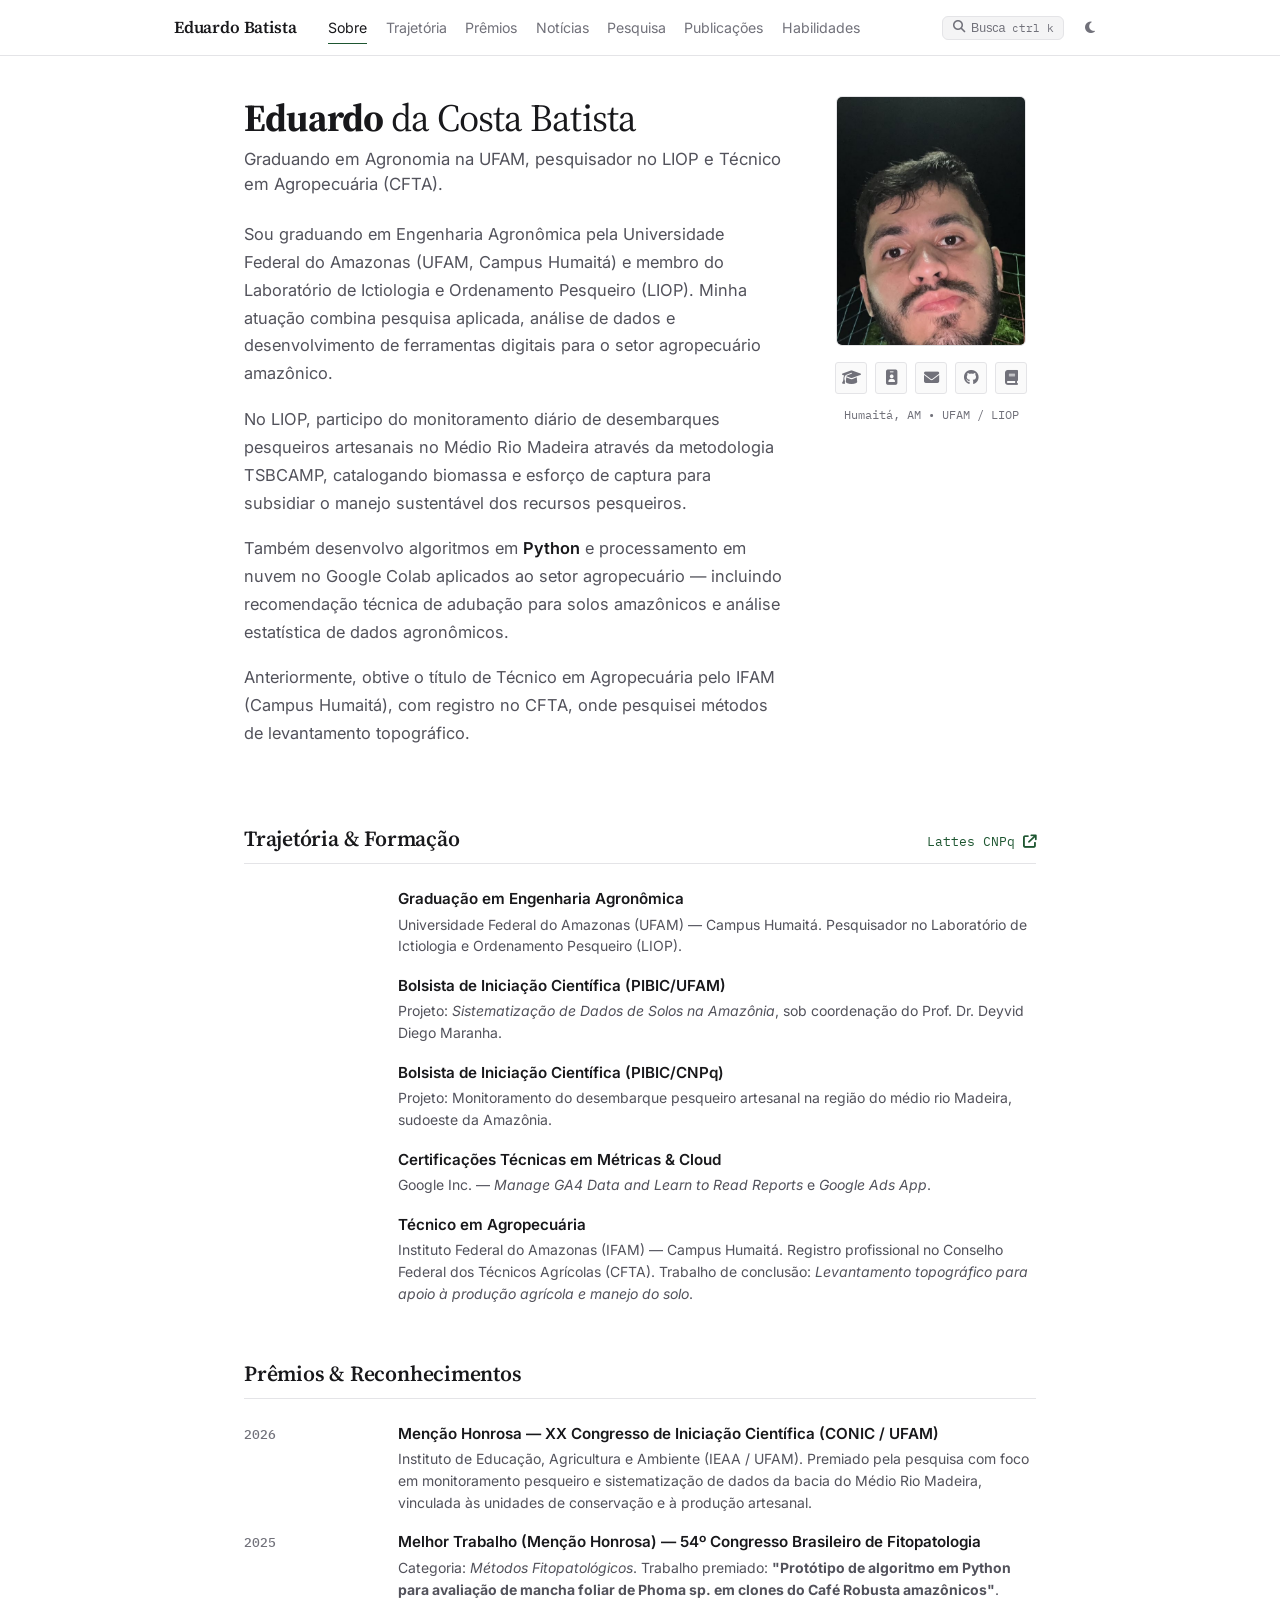
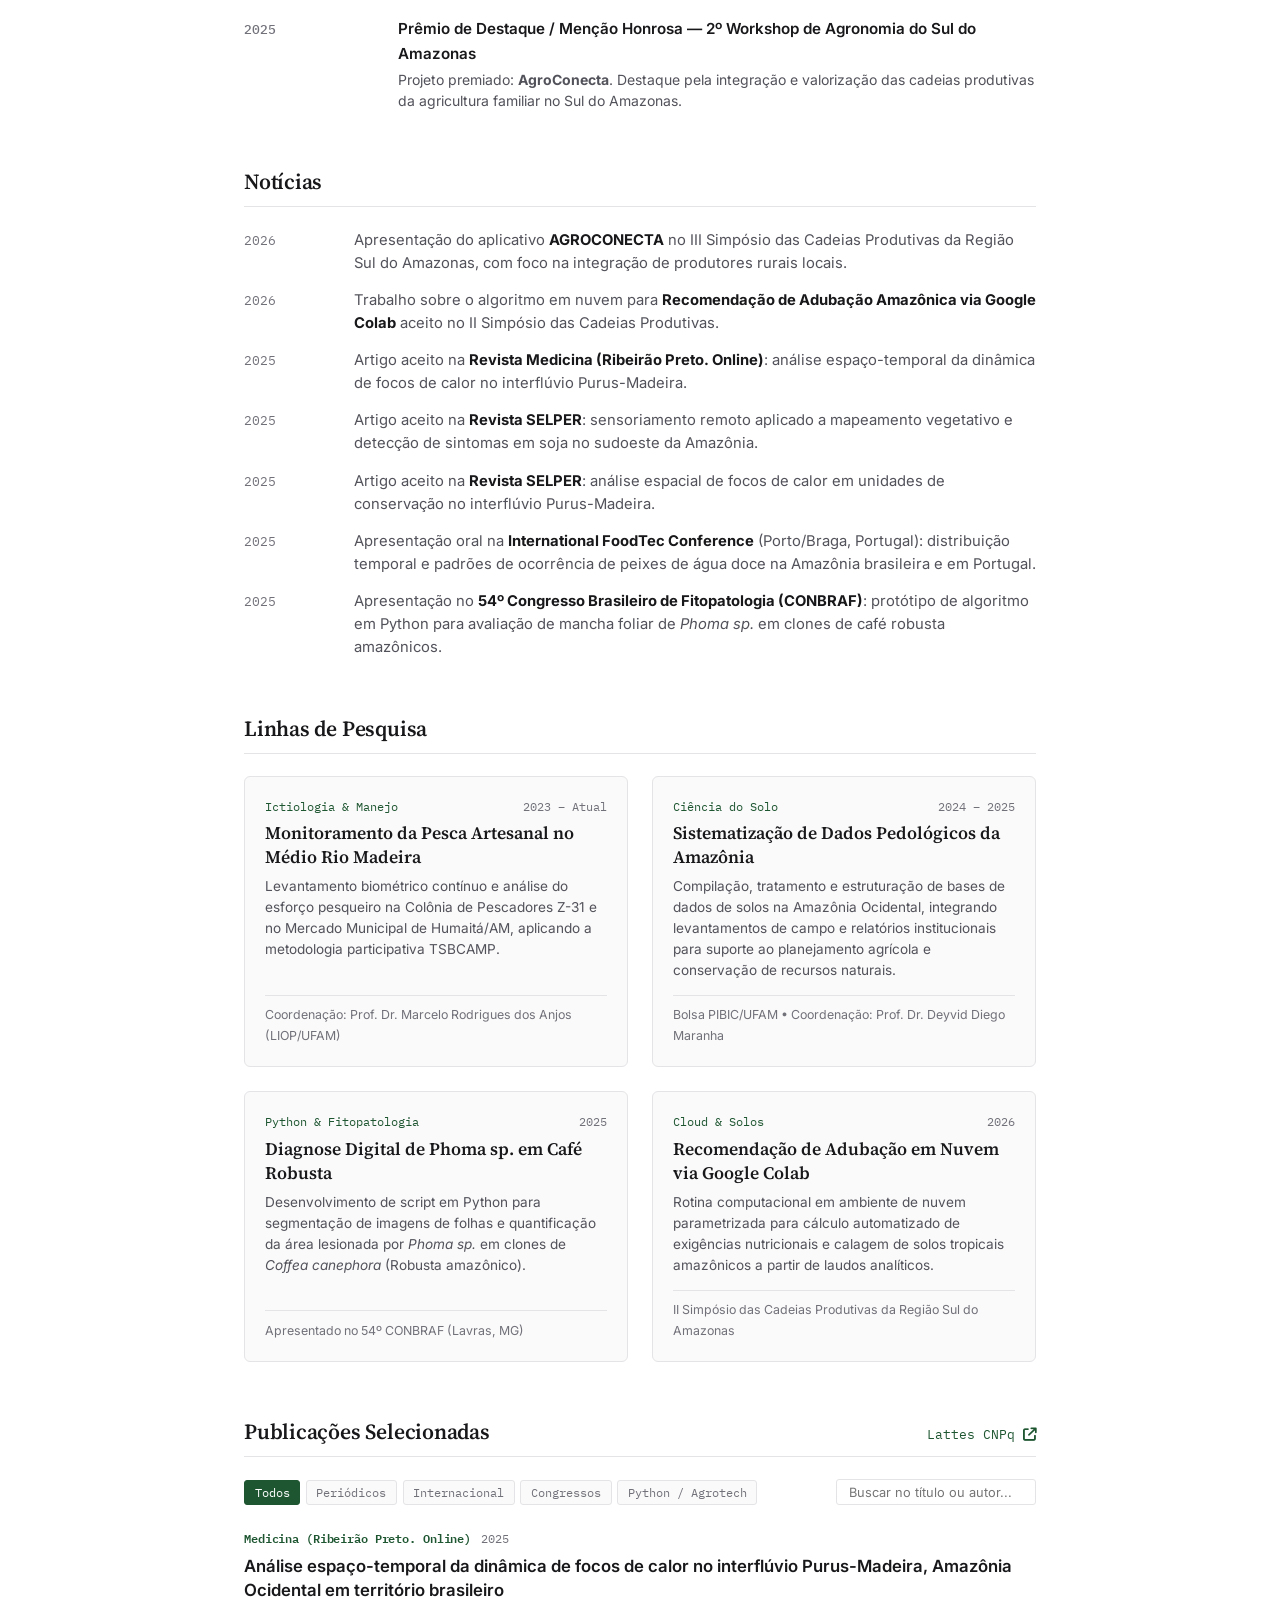
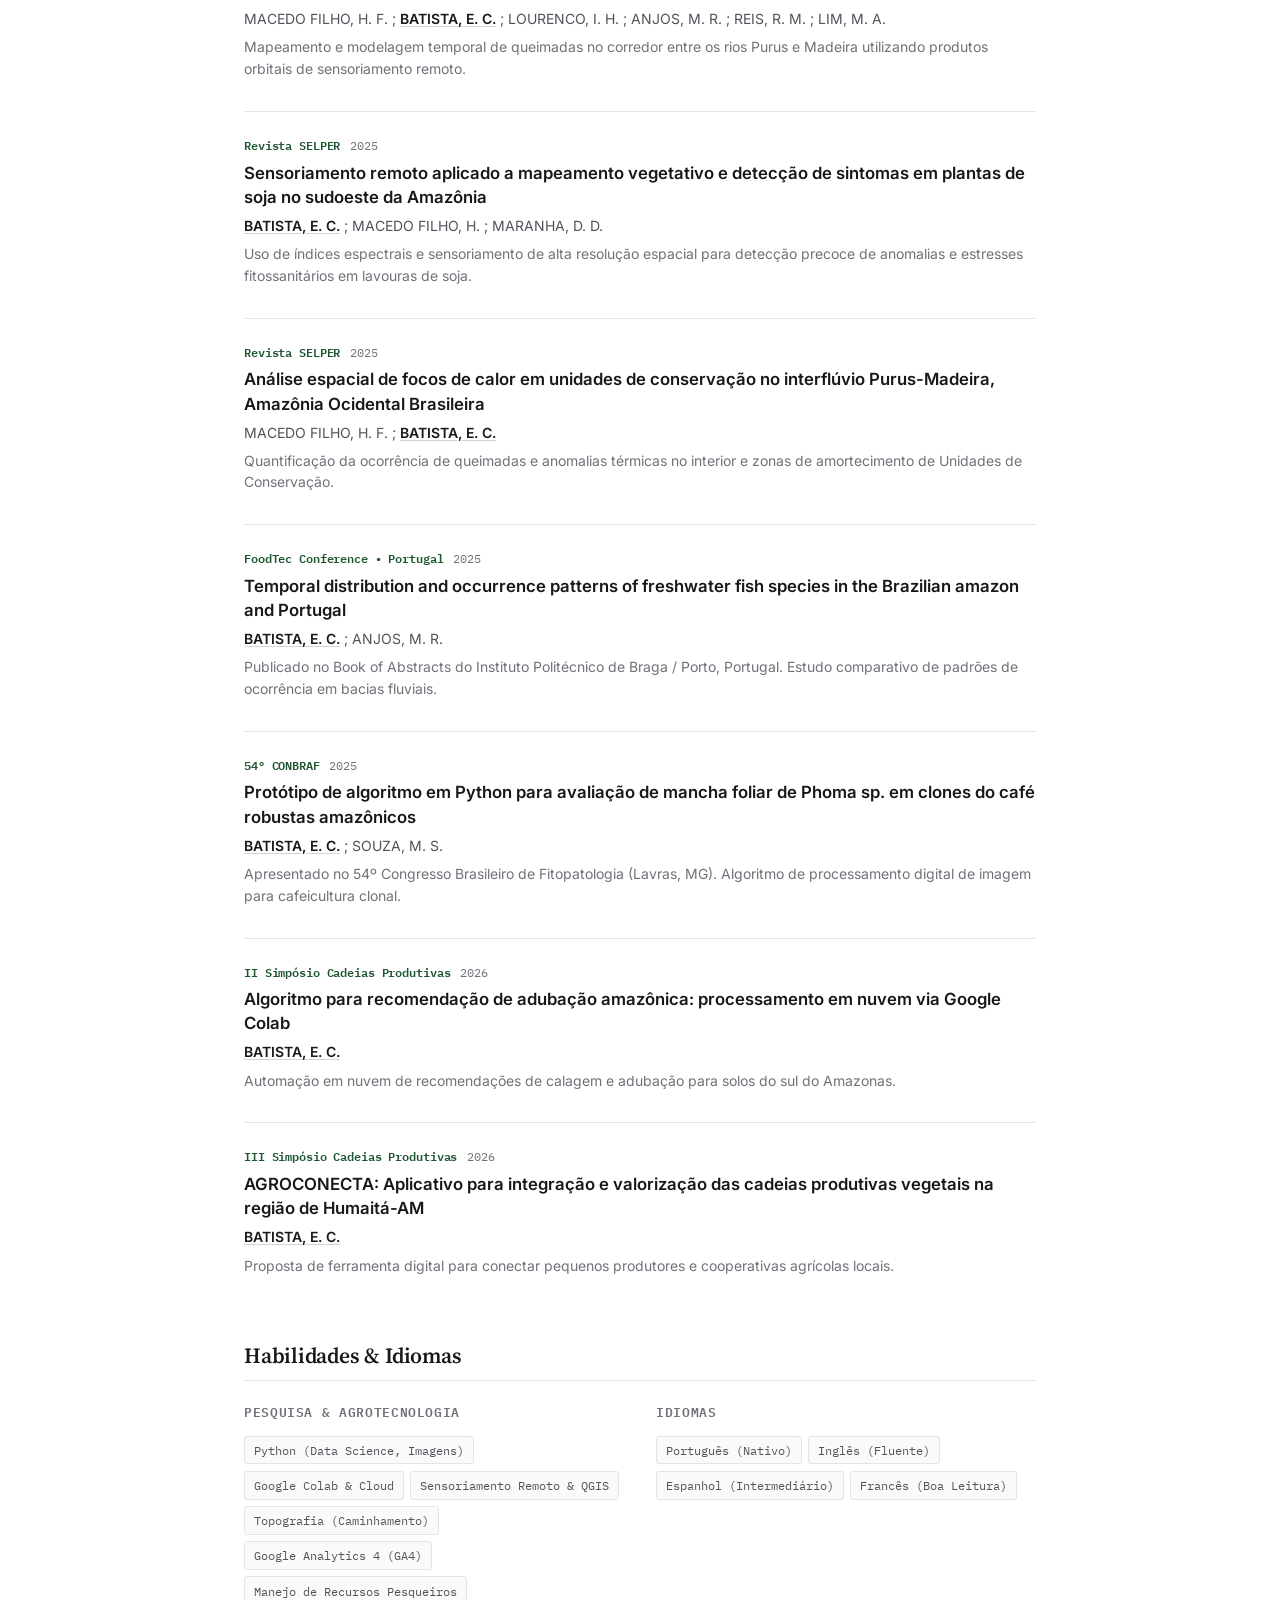
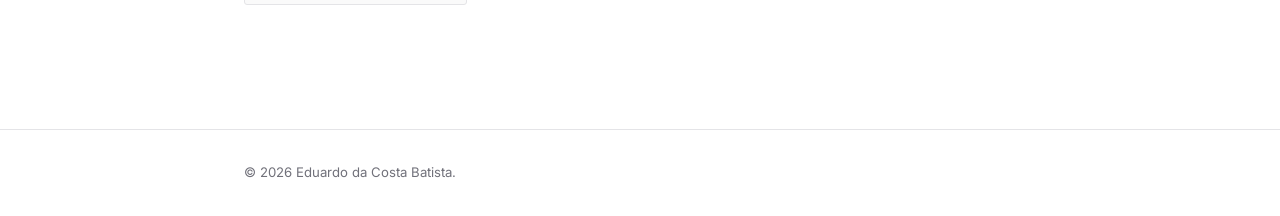
<file: index.html>
<!DOCTYPE html>
<html lang="pt-BR">
<head>
  <meta charset="utf-8">
  <meta name="viewport" content="width=device-width, initial-scale=1, shrink-to-fit=no">
  <meta http-equiv="X-UA-Compatible" content="IE=edge">
  
  <title>Eduardo da Costa Batista</title>
  <meta name="author" content="Eduardo da Costa Batista">
  <meta name="description" content="Página pessoal e acadêmica de Eduardo da Costa Batista. Pesquisador no LIOP/UFAM em agrotecnologia, sensoriamento remoto e monitoramento pesqueiro no Médio Rio Madeira e na Amazônia.">
  <meta name="keywords" content="Eduardo da Costa Batista, UFAM, LIOP, agrotecnologia, sensoriamento remoto, pesca artesanal, médio rio madeira, amazonia, python, google colab, IFAM, CFTA">
  
  <link rel="icon" type="image/svg+xml" href="assets/img/favicon.svg">
  
  <!-- Typography: Source Serif 4, Inter, IBM Plex Mono -->
  <link rel="preconnect" href="https://fonts.googleapis.com">
  <link rel="preconnect" href="https://fonts.gstatic.com" crossorigin>
  <link href="https://fonts.googleapis.com/css2?family=IBM+Plex+Mono:ital,wght@0,400;0,500;0,600;1,400&family=Inter:wght@400;500;600&family=Source+Serif+4:ital,opsz,wght@0,8..60,400;0,8..60,600;0,8..60,700;1,8..60,400;1,8..60,600&display=swap" rel="stylesheet">
  
  <link rel="stylesheet" href="https://cdnjs.cloudflare.com/ajax/libs/font-awesome/6.5.1/css/all.min.css" crossorigin="anonymous">
  <link rel="stylesheet" href="assets/css/style.css">

  <!-- Schema.org JSON-LD -->
  <script type="application/ld+json">
  {
    "@context": "https://schema.org",
    "@type": "Person",
    "name": "Eduardo da Costa Batista",
    "alternateName": "BATISTA, E. C.",
    "url": "https://lattes.cnpq.br/7737132952831886",
    "jobTitle": "Pesquisador no LIOP e Graduando em Agronomia",
    "worksFor": {
      "@type": "Organization",
      "name": "Universidade Federal do Amazonas (UFAM)"
    },
    "sameAs": [
      "http://lattes.cnpq.br/7737132952831886",
      "https://orcid.org/0009-0006-4989-0894",
      "https://github.com/eduardobatista-glitch",
      "https://scholar.google.com.br/citations?user=D_aGM8UAAAAJ&hl=pt-BR&oi=ao"
    ]
  }
  </script>
</head>
<body>

  <div id="reading-progress"></div>

  <!-- Navbar -->
  <header class="navbar" id="navbar">
    <div class="nav-container">
      <div class="nav-left">
        <a href="#about" class="nav-brand">
          Eduardo Batista
        </a>

        <nav>
          <ul class="nav-menu" id="nav-menu">
            <li><a href="#about" class="nav-link active">Sobre</a></li>
            <li><a href="#cv" class="nav-link">Trajetória</a></li>
            <li><a href="#awards" class="nav-link">Prêmios</a></li>
            <li><a href="#news" class="nav-link">Notícias</a></li>
            <li><a href="#projects" class="nav-link">Pesquisa</a></li>
            <li><a href="#publications" class="nav-link">Publicações</a></li>
            <li><a href="#skills" class="nav-link">Habilidades</a></li>
          </ul>
        </nav>
      </div>

      <div class="nav-actions">
        <button class="search-pill" id="search-toggle-btn" type="button" title="Busca rápida (Ctrl+K)">
          <i class="fa-solid fa-magnifying-glass"></i>
          <span>Busca</span>
          <kbd>ctrl k</kbd>
        </button>

        <button class="icon-btn" id="theme-toggle-btn" type="button" title="Mudar tema" aria-label="Mudar tema">
          <i class="fa-solid fa-moon" id="theme-icon"></i>
        </button>

        <button class="icon-btn mobile-menu-btn" id="mobile-nav-toggle" type="button" aria-label="Abrir menu">
          <i class="fa-solid fa-bars"></i>
        </button>
      </div>
    </div>
  </header>

  <!-- Main Content -->
  <main class="main-content">
    <div class="container">

      <!-- ====================================================================
           ABOUT / PROFILE (NATURAL & AUTHENTIC TONE)
           ==================================================================== -->
      <section class="profile-section" id="about">
        <div class="profile-layout">
          
          <!-- Narrative -->
          <div>
            <h1 class="page-title">
              <span class="font-bold">Eduardo</span> da Costa Batista
            </h1>

            <p class="profile-subtitle">
              Graduando em Agronomia na UFAM, pesquisador no LIOP e Técnico em Agropecuária (CFTA).
            </p>

            <p class="bio-lead">
              Sou graduando em Engenharia Agronômica pela Universidade Federal do Amazonas (UFAM, Campus Humaitá) e membro do Laboratório de Ictiologia e Ordenamento Pesqueiro (LIOP). Minha atuação combina pesquisa aplicada, análise de dados e desenvolvimento de ferramentas digitais para o setor agropecuário amazônico.
            </p>

            <p class="bio-lead">
              No LIOP, participo do monitoramento diário de desembarques pesqueiros artesanais no Médio Rio Madeira através da metodologia TSBCAMP, catalogando biomassa e esforço de captura para subsidiar o manejo sustentável dos recursos pesqueiros.
            </p>

            <p class="bio-lead">
              Também desenvolvo algoritmos em <strong>Python</strong> e processamento em nuvem no Google Colab aplicados ao setor agropecuário — incluindo recomendação técnica de adubação para solos amazônicos e análise estatística de dados agronômicos.
            </p>

            <p class="bio-lead">
              Anteriormente, obtive o título de Técnico em Agropecuária pelo IFAM (Campus Humaitá), com registro no CFTA, onde pesquisei métodos de levantamento topográfico.
            </p>
          </div>

          <!-- Profile Sidebar -->
          <aside class="profile-sidebar">
            <div class="profile-photo-frame">
              <img src="assets/img/eduardo-avatar.jpg" alt="Eduardo da Costa Batista" class="profile-photo" width="190" height="250">
            </div>

            <div class="profile-links-row">
              <a href="http://lattes.cnpq.br/7737132952831886" target="_blank" rel="noopener noreferrer" class="profile-link-icon" title="Currículo Lattes" aria-label="Lattes">
                <i class="fa-solid fa-graduation-cap"></i>
              </a>
              <a href="https://orcid.org/0009-0006-4989-0894" target="_blank" rel="noopener noreferrer" class="profile-link-icon" title="ORCID" aria-label="ORCID">
                <i class="fa-solid fa-id-badge"></i>
              </a>
              <a href="mailto:contato.eduardobatista@gmail.com" class="profile-link-icon" title="E-mail" aria-label="Email">
                <i class="fa-solid fa-envelope"></i>
              </a>
              <a href="https://github.com/eduardobatista-glitch" target="_blank" rel="noopener noreferrer" class="profile-link-icon" title="GitHub" aria-label="GitHub">
                <i class="fa-brands fa-github"></i>
              </a>
              <a href="https://scholar.google.com.br/citations?user=D_aGM8UAAAAJ&hl=pt-BR&oi=ao" target="_blank" rel="noopener noreferrer" class="profile-link-icon" title="Google Acadêmico" aria-label="Google Acadêmico">
                <i class="fa-solid fa-book"></i>
              </a>
            </div>

            <div class="profile-caption">
              Humaitá, AM • UFAM / LIOP
            </div>
          </aside>

        </div>
      </section>

      <!-- ====================================================================
           SHORT CV / TRAJETÓRIA
           ==================================================================== -->
      <section class="section" id="cv">
        <div class="section-head">
          <h2 class="section-title">Trajetória &amp; Formação</h2>
          <a href="http://lattes.cnpq.br/7737132952831886" target="_blank" class="section-link">Lattes CNPq <i class="fa-solid fa-arrow-up-right-from-square"></i></a>
        </div>

        <div class="cv-table">
          <div class="cv-row">
            <div class="cv-year"></div>
            <div>
              <div class="cv-info-title">Graduação em Engenharia Agronômica</div>
              <div class="cv-info-desc">Universidade Federal do Amazonas (UFAM) — Campus Humaitá. Pesquisador no Laboratório de Ictiologia e Ordenamento Pesqueiro (LIOP).</div>
            </div>
          </div>

          <div class="cv-row">
            <div class="cv-year"></div>
            <div>
              <div class="cv-info-title">Bolsista de Iniciação Científica (PIBIC/UFAM)</div>
              <div class="cv-info-desc">Projeto: <em>Sistematização de Dados de Solos na Amazônia</em>, sob coordenação do Prof. Dr. Deyvid Diego Maranha.</div>
            </div>
          </div>

          <div class="cv-row">
            <div class="cv-year"></div>
            <div>
              <div class="cv-info-title">Bolsista de Iniciação Científica (PIBIC/CNPq)</div>
              <div class="cv-info-desc">Projeto: Monitoramento do desembarque pesqueiro artesanal na região do médio rio Madeira, sudoeste da Amazônia.</div>
            </div>
          </div>

          <div class="cv-row">
            <div class="cv-year"></div>
            <div>
              <div class="cv-info-title">Certificações Técnicas em Métricas &amp; Cloud</div>
              <div class="cv-info-desc">Google Inc. — <em>Manage GA4 Data and Learn to Read Reports</em> e <em>Google Ads App</em>.</div>
            </div>
          </div>

          <div class="cv-row">
            <div class="cv-year"></div>
            <div>
              <div class="cv-info-title">Técnico em Agropecuária</div>
              <div class="cv-info-desc">Instituto Federal do Amazonas (IFAM) — Campus Humaitá. Registro profissional no Conselho Federal dos Técnicos Agrícolas (CFTA). Trabalho de conclusão: <em>Levantamento topográfico para apoio à produção agrícola e manejo do solo</em>.</div>
            </div>
          </div>
        </div>
      </section>

      <!-- ====================================================================
           AWARDS / PRÊMIOS E RECONHECIMENTOS
           ==================================================================== -->
      <section class="section" id="awards">
        <div class="section-head">
          <h2 class="section-title">Prêmios &amp; Reconhecimentos</h2>
        </div>

        <div class="cv-table">
          <div class="cv-row">
            <div class="cv-year">2026</div>
            <div>
              <div class="cv-info-title">Menção Honrosa &mdash; XX Congresso de Iniciação Científica (CONIC / UFAM)</div>
              <div class="cv-info-desc">
                Instituto de Educação, Agricultura e Ambiente (IEAA / UFAM). Premiado pela pesquisa com foco em monitoramento pesqueiro e sistematização de dados da bacia do Médio Rio Madeira, vinculada às unidades de conservação e à produção artesanal.
              </div>
            </div>
          </div>

          <div class="cv-row">
            <div class="cv-year">2025</div>
            <div>
              <div class="cv-info-title">Melhor Trabalho (Menção Honrosa) &mdash; 54º Congresso Brasileiro de Fitopatologia</div>
              <div class="cv-info-desc">
                Categoria: <em>Métodos Fitopatológicos</em>. Trabalho premiado: <strong>"Protótipo de algoritmo em Python para avaliação de mancha foliar de Phoma sp. em clones do Café Robusta amazônicos"</strong>.
              </div>
            </div>
          </div>

          <div class="cv-row">
            <div class="cv-year">2025</div>
            <div>
              <div class="cv-info-title">Prêmio de Destaque / Menção Honrosa &mdash; 2º Workshop de Agronomia do Sul do Amazonas</div>
              <div class="cv-info-desc">
                Projeto premiado: <strong>AgroConecta</strong>. Destaque pela integração e valorização das cadeias produtivas da agricultura familiar no Sul do Amazonas.
              </div>
            </div>
          </div>
        </div>
      </section>

      <!-- ====================================================================
           NEWS / NOTÍCIAS
           ==================================================================== -->
      <section class="section" id="news">
        <div class="section-head">
          <h2 class="section-title">Notícias</h2>
        </div>

        <div class="news-list">
          <div class="news-item">
            <div class="news-date">2026</div>
            <div class="news-text">
              Apresentação do aplicativo <strong>AGROCONECTA</strong> no III Simpósio das Cadeias Produtivas da Região Sul do Amazonas, com foco na integração de produtores rurais locais.
            </div>
          </div>

          <div class="news-item">
            <div class="news-date">2026</div>
            <div class="news-text">
              Trabalho sobre o algoritmo em nuvem para <strong>Recomendação de Adubação Amazônica via Google Colab</strong> aceito no II Simpósio das Cadeias Produtivas.
            </div>
          </div>

          <div class="news-item">
            <div class="news-date">2025</div>
            <div class="news-text">
              Artigo aceito na <strong>Revista Medicina (Ribeirão Preto. Online)</strong>: análise espaço-temporal da dinâmica de focos de calor no interflúvio Purus-Madeira.
            </div>
          </div>

          <div class="news-item">
            <div class="news-date">2025</div>
            <div class="news-text">
              Artigo aceito na <strong>Revista SELPER</strong>: sensoriamento remoto aplicado a mapeamento vegetativo e detecção de sintomas em soja no sudoeste da Amazônia.
            </div>
          </div>

          <div class="news-item">
            <div class="news-date">2025</div>
            <div class="news-text">
              Artigo aceito na <strong>Revista SELPER</strong>: análise espacial de focos de calor em unidades de conservação no interflúvio Purus-Madeira.
            </div>
          </div>

          <div class="news-item">
            <div class="news-date">2025</div>
            <div class="news-text">
              Apresentação oral na <strong>International FoodTec Conference</strong> (Porto/Braga, Portugal): distribuição temporal e padrões de ocorrência de peixes de água doce na Amazônia brasileira e em Portugal.
            </div>
          </div>

          <div class="news-item">
            <div class="news-date">2025</div>
            <div class="news-text">
              Apresentação no <strong>54º Congresso Brasileiro de Fitopatologia (CONBRAF)</strong>: protótipo de algoritmo em Python para avaliação de mancha foliar de <em>Phoma sp.</em> em clones de café robusta amazônicos.
            </div>
          </div>
        </div>
      </section>

      <!-- ====================================================================
           RESEARCH PROJECTS / PESQUISA
           ==================================================================== -->
      <section class="section" id="projects">
        <div class="section-head">
          <h2 class="section-title">Linhas de Pesquisa</h2>
        </div>

        <div class="projects-list">
          <div class="project-block">
            <div>
              <div class="project-head-row">
                <span class="project-tag">Ictiologia &amp; Manejo</span>
                <span class="project-period">2023 – Atual</span>
              </div>
              <h3 class="project-name">Monitoramento da Pesca Artesanal no Médio Rio Madeira</h3>
              <p class="project-desc">
                Levantamento biométrico contínuo e análise do esforço pesqueiro na Colônia de Pescadores Z-31 e no Mercado Municipal de Humaitá/AM, aplicando a metodologia participativa TSBCAMP.
              </p>
            </div>
            <div class="project-footer">
              Coordenação: Prof. Dr. Marcelo Rodrigues dos Anjos (LIOP/UFAM)
            </div>
          </div>

          <div class="project-block">
            <div>
              <div class="project-head-row">
                <span class="project-tag">Ciência do Solo</span>
                <span class="project-period">2024 – 2025</span>
              </div>
              <h3 class="project-name">Sistematização de Dados Pedológicos da Amazônia</h3>
              <p class="project-desc">
                Compilação, tratamento e estruturação de bases de dados de solos na Amazônia Ocidental, integrando levantamentos de campo e relatórios institucionais para suporte ao planejamento agrícola e conservação de recursos naturais.
              </p>
            </div>
            <div class="project-footer">
              Bolsa PIBIC/UFAM • Coordenação: Prof. Dr. Deyvid Diego Maranha
            </div>
          </div>

          <div class="project-block">
            <div>
              <div class="project-head-row">
                <span class="project-tag">Python &amp; Fitopatologia</span>
                <span class="project-period">2025</span>
              </div>
              <h3 class="project-name">Diagnose Digital de Phoma sp. em Café Robusta</h3>
              <p class="project-desc">
                Desenvolvimento de script em Python para segmentação de imagens de folhas e quantificação da área lesionada por <em>Phoma sp.</em> em clones de <em>Coffea canephora</em> (Robusta amazônico).
              </p>
            </div>
            <div class="project-footer">
              Apresentado no 54º CONBRAF (Lavras, MG)
            </div>
          </div>

          <div class="project-block">
            <div>
              <div class="project-head-row">
                <span class="project-tag">Cloud &amp; Solos</span>
                <span class="project-period">2026</span>
              </div>
              <h3 class="project-name">Recomendação de Adubação em Nuvem via Google Colab</h3>
              <p class="project-desc">
                Rotina computacional em ambiente de nuvem parametrizada para cálculo automatizado de exigências nutricionais e calagem de solos tropicais amazônicos a partir de laudos analíticos.
              </p>
            </div>
            <div class="project-footer">
              II Simpósio das Cadeias Produtivas da Região Sul do Amazonas
            </div>
          </div>
        </div>
      </section>

      <!-- ====================================================================
           SELECTED PUBLICATIONS
           ==================================================================== -->
      <section class="section" id="publications">
        <div class="section-head">
          <h2 class="section-title">Publicações Selecionadas</h2>
          <a href="http://lattes.cnpq.br/7737132952831886" target="_blank" class="section-link">Lattes CNPq <i class="fa-solid fa-arrow-up-right-from-square"></i></a>
        </div>

        <div class="pub-toolbar">
          <div class="pub-filter-group">
            <button class="pub-filter-btn active" data-filter="all">Todos</button>
            <button class="pub-filter-btn" data-filter="journal">Periódicos</button>
            <button class="pub-filter-btn" data-filter="international">Internacional</button>
            <button class="pub-filter-btn" data-filter="conference">Congressos</button>
            <button class="pub-filter-btn" data-filter="python">Python / Agrotech</button>
          </div>

          <input type="text" id="pub-search" class="pub-search-input" placeholder="Buscar no título ou autor...">
        </div>

        <div class="publications-container" id="pub-list">
          
          <!-- Paper 1 -->
          <article class="paper-item" data-category="journal" data-tags="sensoriamento calor">
            <div class="paper-venue-line">
              <span class="paper-venue-badge">Medicina (Ribeirão Preto. Online)</span>
              <span class="paper-year">2025</span>
            </div>
            <h3 class="paper-title">Análise espaço-temporal da dinâmica de focos de calor no interflúvio Purus-Madeira, Amazônia Ocidental em território brasileiro</h3>
            <p class="paper-authors">MACEDO FILHO, H. F. ; <strong>BATISTA, E. C.</strong> ; LOURENCO, I. H. ; ANJOS, M. R. ; REIS, R. M. ; LIM, M. A.</p>
            <p class="paper-summary">Mapeamento e modelagem temporal de queimadas no corredor entre os rios Purus e Madeira utilizando produtos orbitais de sensoriamento remoto.</p>
          </article>

          <!-- Paper 2 -->
          <article class="paper-item" data-category="journal python" data-tags="sensoriamento soja fitopatologias">
            <div class="paper-venue-line">
              <span class="paper-venue-badge">Revista SELPER</span>
              <span class="paper-year">2025</span>
            </div>
            <h3 class="paper-title">Sensoriamento remoto aplicado a mapeamento vegetativo e detecção de sintomas em plantas de soja no sudoeste da Amazônia</h3>
            <p class="paper-authors"><strong>BATISTA, E. C.</strong> ; MACEDO FILHO, H. ; MARANHA, D. D.</p>
            <p class="paper-summary">Uso de índices espectrais e sensoriamento de alta resolução espacial para detecção precoce de anomalias e estresses fitossanitários em lavouras de soja.</p>
          </article>

          <!-- Paper 3 -->
          <article class="paper-item" data-category="journal" data-tags="sensoriamento ucs conservacao">
            <div class="paper-venue-line">
              <span class="paper-venue-badge">Revista SELPER</span>
              <span class="paper-year">2025</span>
            </div>
            <h3 class="paper-title">Análise espacial de focos de calor em unidades de conservação no interflúvio Purus-Madeira, Amazônia Ocidental Brasileira</h3>
            <p class="paper-authors">MACEDO FILHO, H. F. ; <strong>BATISTA, E. C.</strong></p>
            <p class="paper-summary">Quantificação da ocorrência de queimadas e anomalias térmicas no interior e zonas de amortecimento de Unidades de Conservação.</p>
          </article>

          <!-- Paper 4 -->
          <article class="paper-item" data-category="international conference" data-tags="peixes portugal internacional">
            <div class="paper-venue-line">
              <span class="paper-venue-badge">FoodTec Conference • Portugal</span>
              <span class="paper-year">2025</span>
            </div>
            <h3 class="paper-title">Temporal distribution and occurrence patterns of freshwater fish species in the Brazilian amazon and Portugal</h3>
            <p class="paper-authors"><strong>BATISTA, E. C.</strong> ; ANJOS, M. R.</p>
            <p class="paper-summary">Publicado no Book of Abstracts do Instituto Politécnico de Braga / Porto, Portugal. Estudo comparativo de padrões de ocorrência em bacias fluviais.</p>
          </article>

          <!-- Paper 5 -->
          <article class="paper-item" data-category="conference python" data-tags="python cafe conbraf">
            <div class="paper-venue-line">
              <span class="paper-venue-badge">54º CONBRAF</span>
              <span class="paper-year">2025</span>
            </div>
            <h3 class="paper-title">Protótipo de algoritmo em Python para avaliação de mancha foliar de Phoma sp. em clones do café robustas amazônicos</h3>
            <p class="paper-authors"><strong>BATISTA, E. C.</strong> ; SOUZA, M. S.</p>
            <p class="paper-summary">Apresentado no 54º Congresso Brasileiro de Fitopatologia (Lavras, MG). Algoritmo de processamento digital de imagem para cafeicultura clonal.</p>
          </article>

          <!-- Paper 6 -->
          <article class="paper-item" data-category="conference python" data-tags="google colab solos fertilidade">
            <div class="paper-venue-line">
              <span class="paper-venue-badge">II Simpósio Cadeias Produtivas</span>
              <span class="paper-year">2026</span>
            </div>
            <h3 class="paper-title">Algoritmo para recomendação de adubação amazônica: processamento em nuvem via Google Colab</h3>
            <p class="paper-authors"><strong>BATISTA, E. C.</strong></p>
            <p class="paper-summary">Automação em nuvem de recomendações de calagem e adubação para solos do sul do Amazonas.</p>
          </article>

          <!-- Paper 7 -->
          <article class="paper-item" data-category="conference python" data-tags="app agroconecta cadeias">
            <div class="paper-venue-line">
              <span class="paper-venue-badge">III Simpósio Cadeias Produtivas</span>
              <span class="paper-year">2026</span>
            </div>
            <h3 class="paper-title">AGROCONECTA: Aplicativo para integração e valorização das cadeias produtivas vegetais na região de Humaitá-AM</h3>
            <p class="paper-authors"><strong>BATISTA, E. C.</strong></p>
            <p class="paper-summary">Proposta de ferramenta digital para conectar pequenos produtores e cooperativas agrícolas locais.</p>
          </article>

        </div>
      </section>

      <!-- ====================================================================
           SKILLS & LANGUAGES
           ==================================================================== -->
      <section class="section" id="skills">
        <div class="section-head">
          <h2 class="section-title">Habilidades &amp; Idiomas</h2>
        </div>

        <div class="skills-columns">
          <div>
            <div class="skill-group-title">Pesquisa &amp; Agrotecnologia</div>
            <div class="skill-pills">
              <span class="skill-pill">Python (Data Science, Imagens)</span>
              <span class="skill-pill">Google Colab &amp; Cloud</span>
              <span class="skill-pill">Sensoriamento Remoto &amp; QGIS</span>
              <span class="skill-pill">Topografia (Caminhamento)</span>
              <span class="skill-pill">Google Analytics 4 (GA4)</span>
              <span class="skill-pill">Manejo de Recursos Pesqueiros</span>
            </div>
          </div>

          <div>
            <div class="skill-group-title">Idiomas</div>
            <div class="skill-pills">
              <span class="skill-pill">Português (Nativo)</span>
              <span class="skill-pill">Inglês (Fluente)</span>
              <span class="skill-pill">Espanhol (Intermediário)</span>
              <span class="skill-pill">Francês (Boa Leitura)</span>
            </div>
          </div>
        </div>
      </section>

    </div>
  </main>

  <!-- Footer -->
  <footer class="footer">
    <div class="container footer-content">
      <div>
        &copy; 2026 Eduardo da Costa Batista.
      </div>
    </div>
  </footer>

  <!-- Command Palette Modal (Ctrl+K) -->
  <div class="cmd-overlay" id="cmd-backdrop" role="dialog" aria-modal="true" aria-label="Busca rápida">
    <div class="cmd-box">
      <div class="cmd-input-bar">
        <i class="fa-solid fa-magnifying-glass" style="color: var(--text-muted); font-size: 0.9rem;"></i>
        <input type="text" id="cmd-search-input" class="cmd-input-field" placeholder="Buscar publicação, projeto ou seção..." autocomplete="off">
        <button id="cmd-close-btn" class="icon-btn" style="border: none;" aria-label="Fechar">
          <i class="fa-solid fa-xmark"></i>
        </button>
      </div>

      <ul class="cmd-items-list" id="cmd-results-list">
        <!-- Injected via search.js -->
      </ul>

      <div class="cmd-foot">
        <span>Navegação: <kbd>↑</kbd> <kbd>↓</kbd> &amp;bull; <kbd>Enter</kbd> para selecionar</span>
        <span><kbd>Esc</kbd> Fechar</span>
      </div>
    </div>
  </div>

  <!-- Back to top -->
  <button id="back-to-top" class="top-btn" title="Voltar ao topo" aria-label="Voltar ao topo">
    <i class="fa-solid fa-arrow-up"></i>
  </button>

  <script src="assets/js/main.js"></script>
  <script src="assets/js/search.js"></script>
</body>
</html>
</file>
<file: assets/css/style.css>
/* ==========================================================================
   EDUARDO DA COSTA BATISTA — ACADEMIC PORTFOLIO
   Design System: Refined Academic Editorial (inspired by vdeborto.github.io / al-folio)
   Motion & UI/UX Architecture: Minimalist, Typographic, Restrained & Authentic
   ========================================================================== */

/* --------------------------------------------------------------------------
   DESIGN TOKENS & COLOR PALETTE
   -------------------------------------------------------------------------- */
:root {
  /* Light Mode (Clean, Warm Editorial Paper) */
  --bg-body: #ffffff;
  --bg-surface: #fafafa;
  --bg-subtle: #f4f4f5;
  --border-light: #e4e4e7;
  --border-dark: #d4d4d8;
  
  --text-primary: #18181b;
  --text-secondary: #52525b;
  --text-muted: #71717a;
  --text-faint: #a1a1aa;
  
  /* Academic Forest Accent (sober, scientific, non-neon) */
  --accent: #1e5631;
  --accent-hover: #143d22;
  --accent-subtle: #ecfdf5;
  --accent-border: #a7f3d0;
  
  --code-bg: #f4f4f5;
  --code-color: #27272a;

  /* Typography */
  --font-serif: 'Source Serif 4', Georgia, serif;
  --font-sans: 'Inter', -apple-system, BlinkMacSystemFont, "Segoe UI", Roboto, sans-serif;
  --font-mono: 'IBM Plex Mono', Menlo, Consolas, monospace;
  
  /* Layout */
  --content-width: 840px;
  --nav-height: 56px;
  --radius-xs: 3px;
  --radius-sm: 6px;
  --radius-md: 10px;
  
  /* Motion & Transitions (Crisp, Purposeful) */
  --ease-out: cubic-bezier(0.16, 1, 0.3, 1);
  --t-fast: 0.15s ease;
  --t-normal: 0.22s var(--ease-out);
}

[data-theme="dark"] {
  /* Dark Mode (Deep Academic Slate, High Readability, Zero Glare) */
  --bg-body: #121316;
  --bg-surface: #18191e;
  --bg-subtle: #202228;
  --border-light: #272930;
  --border-dark: #373a44;
  
  --text-primary: #f4f4f5;
  --text-secondary: #a1a1aa;
  --text-muted: #71717a;
  --text-faint: #52525b;
  
  --accent: #4ade80;
  --accent-hover: #86efac;
  --accent-subtle: rgba(74, 222, 128, 0.1);
  --accent-border: rgba(74, 222, 128, 0.25);
  
  --code-bg: #1c1d22;
  --code-color: #e4e4e7;
}

/* --------------------------------------------------------------------------
   BASE STYLES & RESET
   -------------------------------------------------------------------------- */
*, *::before, *::after {
  box-sizing: border-box;
  margin: 0;
  padding: 0;
}

html {
  font-family: var(--font-sans);
  font-size: 16px;
  line-height: 1.65;
  color: var(--text-primary);
  background-color: var(--bg-body);
  scroll-behavior: smooth;
  scroll-padding-top: calc(var(--nav-height) + 20px);
  -webkit-font-smoothing: antialiased;
}

body {
  min-height: 100vh;
  display: flex;
  flex-direction: column;
}

::selection {
  background: var(--accent-subtle);
  color: var(--accent);
}

a {
  color: var(--accent);
  text-decoration: none;
  transition: color var(--t-fast);
}

a:hover {
  color: var(--accent-hover);
  text-decoration: underline;
  text-underline-offset: 3px;
}

p {
  margin-bottom: 1.15rem;
  color: var(--text-secondary);
}

p strong {
  color: var(--text-primary);
  font-weight: 600;
}

/* --------------------------------------------------------------------------
   LAYOUT
   -------------------------------------------------------------------------- */
.container {
  width: 100%;
  max-width: var(--content-width);
  margin-left: auto;
  margin-right: auto;
  padding-left: 1.5rem;
  padding-right: 1.5rem;
}

.main-content {
  flex: 1 0 auto;
  padding-top: calc(var(--nav-height) + 2.5rem);
  padding-bottom: 4.5rem;
}

/* --------------------------------------------------------------------------
   NAVBAR & READING PROGRESS
   -------------------------------------------------------------------------- */
#reading-progress {
  position: fixed;
  top: 0;
  left: 0;
  height: 2px;
  width: 0%;
  background-color: var(--accent);
  z-index: 1001;
  transition: width 0.08s ease-out;
}

.navbar {
  position: fixed;
  top: 0;
  left: 0;
  right: 0;
  height: var(--nav-height);
  background: var(--bg-body);
  border-bottom: 1px solid var(--border-light);
  z-index: 1000;
  transition: background-color var(--t-fast), border-color var(--t-fast);
}

.nav-container {
  width: 100%;
  max-width: 980px;
  margin-left: auto;
  margin-right: auto;
  padding-left: 1.5rem;
  padding-right: 1.5rem;
  display: flex;
  align-items: center;
  justify-content: space-between;
  height: 100%;
  gap: 1.5rem;
}

.nav-left {
  display: flex;
  align-items: center;
  gap: 2rem;
  min-width: 0;
}

.nav-brand {
  font-family: var(--font-serif);
  font-size: 1.05rem;
  font-weight: 600;
  color: var(--text-primary);
  text-decoration: none !important;
  letter-spacing: -0.01em;
  white-space: nowrap;
  flex-shrink: 0;
}

.nav-brand:hover {
  color: var(--accent);
}

.nav-menu {
  display: flex;
  align-items: center;
  list-style: none;
  gap: 1.15rem;
  flex-wrap: nowrap;
}

.nav-link {
  font-size: 0.885rem;
  color: var(--text-muted);
  text-decoration: none !important;
  transition: color var(--t-fast);
  padding: 0.25rem 0;
  white-space: nowrap;
  position: relative;
}

.nav-link:hover,
.nav-link.active {
  color: var(--text-primary);
}

.nav-link.active::after {
  content: '';
  position: absolute;
  bottom: -4px;
  left: 0;
  right: 0;
  height: 1.5px;
  background-color: var(--accent);
}

.nav-actions {
  display: flex;
  align-items: center;
  gap: 0.6rem;
  flex-shrink: 0;
}

.search-pill {
  display: inline-flex;
  align-items: center;
  gap: 0.4rem;
  padding: 0.25rem 0.6rem;
  background: var(--bg-subtle);
  border: 1px solid var(--border-light);
  border-radius: var(--radius-sm);
  color: var(--text-muted);
  font-size: 0.775rem;
  cursor: pointer;
  transition: all var(--t-fast);
  white-space: nowrap;
}

.search-pill:hover {
  color: var(--text-primary);
  border-color: var(--border-dark);
}

.search-pill kbd {
  font-family: var(--font-mono);
  font-size: 0.7rem;
  color: var(--text-muted);
}

.icon-btn {
  background: transparent;
  border: 1px solid transparent;
  border-radius: var(--radius-sm);
  width: 32px;
  height: 32px;
  display: inline-flex;
  align-items: center;
  justify-content: center;
  cursor: pointer;
  color: var(--text-muted);
  transition: all var(--t-fast);
}

.icon-btn:hover {
  color: var(--text-primary);
  background: var(--bg-subtle);
  border-color: var(--border-light);
}

.mobile-menu-btn {
  display: none;
}

/* --------------------------------------------------------------------------
   HERO / ABOUT (EDITORIAL AL-FOLIO STYLE)
   -------------------------------------------------------------------------- */
.profile-section {
  margin-bottom: 3.5rem;
}

.profile-layout {
  display: grid;
  grid-template-columns: 1fr 210px;
  gap: 2.75rem;
  align-items: start;
}

.page-title {
  font-family: var(--font-serif);
  font-size: 2.4rem;
  line-height: 1.15;
  font-weight: 400;
  color: var(--text-primary);
  margin-bottom: 0.4rem;
  letter-spacing: -0.02em;
}

.page-title .font-bold {
  font-weight: 700;
}

.profile-subtitle {
  font-size: 1.05rem;
  color: var(--text-secondary);
  margin-bottom: 1.5rem;
  line-height: 1.5;
}

.bio-lead {
  font-size: 1.025rem;
  color: var(--text-secondary);
  line-height: 1.7;
  margin-bottom: 1.1rem;
}

.bio-lead strong {
  color: var(--text-primary);
}

/* Photo and Profile Column */
.profile-sidebar {
  display: flex;
  flex-direction: column;
  align-items: center;
}

.profile-photo-frame {
  width: 190px;
  height: 250px;
  border-radius: var(--radius-sm);
  overflow: hidden;
  border: 1px solid var(--border-light);
  background: var(--bg-subtle);
  margin-bottom: 1rem;
}

.profile-photo {
  width: 100%;
  height: 100%;
  object-fit: cover;
  object-position: center top;
  filter: contrast(102%);
}

.profile-links-row {
  display: flex;
  align-items: center;
  justify-content: center;
  gap: 0.5rem;
  flex-wrap: wrap;
}

.profile-link-icon {
  display: inline-flex;
  align-items: center;
  justify-content: center;
  width: 32px;
  height: 32px;
  border-radius: var(--radius-xs);
  color: var(--text-muted);
  border: 1px solid var(--border-light);
  background: var(--bg-surface);
  font-size: 0.95rem;
  transition: all var(--t-fast);
  text-decoration: none !important;
}

.profile-link-icon:hover {
  color: var(--accent);
  border-color: var(--accent);
  background: var(--accent-subtle);
}

.profile-caption {
  font-size: 0.775rem;
  color: var(--text-muted);
  font-family: var(--font-mono);
  margin-top: 0.6rem;
  text-align: center;
}

/* --------------------------------------------------------------------------
   SECTION HEADINGS & DIVIDERS
   -------------------------------------------------------------------------- */
.section {
  margin-bottom: 3.25rem;
}

.section-head {
  display: flex;
  align-items: baseline;
  justify-content: space-between;
  border-bottom: 1px solid var(--border-light);
  padding-bottom: 0.4rem;
  margin-bottom: 1.35rem;
}

.section-title {
  font-family: var(--font-serif);
  font-size: 1.35rem;
  font-weight: 600;
  color: var(--text-primary);
  letter-spacing: -0.01em;
}

.section-link {
  font-size: 0.825rem;
  color: var(--accent);
  font-family: var(--font-mono);
}

/* --------------------------------------------------------------------------
   SHORT CV / TRAJETÓRIA (CLEAN TWO-COLUMN AL-FOLIO TABLE)
   -------------------------------------------------------------------------- */
.cv-table {
  width: 100%;
  display: flex;
  flex-direction: column;
  gap: 1rem;
}

.cv-row {
  display: grid;
  grid-template-columns: 130px 1fr;
  gap: 1.5rem;
  align-items: baseline;
}

.cv-year {
  font-family: var(--font-mono);
  font-size: 0.825rem;
  color: var(--text-muted);
  font-weight: 500;
  white-space: nowrap;
}

.cv-info-title {
  font-size: 0.95rem;
  font-weight: 600;
  color: var(--text-primary);
}

.cv-info-desc {
  font-size: 0.875rem;
  color: var(--text-secondary);
  line-height: 1.55;
  margin-top: 0.15rem;
}

/* --------------------------------------------------------------------------
   NEWS (MINIMALIST TIMELINE)
   -------------------------------------------------------------------------- */
.news-list {
  display: flex;
  flex-direction: column;
  gap: 0.9rem;
}

.news-item {
  display: grid;
  grid-template-columns: 90px 1fr;
  gap: 1.25rem;
  align-items: baseline;
  font-size: 0.925rem;
  line-height: 1.55;
}

.news-date {
  font-family: var(--font-mono);
  font-size: 0.8rem;
  color: var(--text-muted);
}

.news-text {
  color: var(--text-secondary);
}

.news-text strong {
  color: var(--text-primary);
}

/* --------------------------------------------------------------------------
   SELECTED PUBLICATIONS (CLEAN ACADEMIC PAPER LIST)
   -------------------------------------------------------------------------- */
.pub-toolbar {
  display: flex;
  align-items: center;
  justify-content: space-between;
  flex-wrap: wrap;
  gap: 0.75rem;
  margin-bottom: 1.5rem;
}

.pub-filter-group {
  display: flex;
  gap: 0.35rem;
  flex-wrap: wrap;
}

.pub-filter-btn {
  font-family: var(--font-mono);
  font-size: 0.75rem;
  padding: 0.25rem 0.6rem;
  background: var(--bg-surface);
  border: 1px solid var(--border-light);
  border-radius: var(--radius-xs);
  color: var(--text-muted);
  cursor: pointer;
  transition: all var(--t-fast);
}

.pub-filter-btn:hover {
  color: var(--text-primary);
  border-color: var(--border-dark);
}

.pub-filter-btn.active {
  background: var(--accent);
  color: #ffffff;
  border-color: var(--accent);
}

[data-theme="dark"] .pub-filter-btn.active {
  color: #121316;
}

.pub-search-input {
  font-family: var(--font-sans);
  font-size: 0.8rem;
  padding: 0.3rem 0.75rem;
  border-radius: var(--radius-xs);
  border: 1px solid var(--border-light);
  background: var(--bg-body);
  color: var(--text-primary);
  outline: none;
  width: 200px;
  transition: border-color var(--t-fast);
}

.pub-search-input:focus {
  border-color: var(--accent);
}

.publications-container {
  display: flex;
  flex-direction: column;
  gap: 1.5rem;
}

.paper-item {
  padding-bottom: 1.35rem;
  border-bottom: 1px solid var(--border-light);
}

.paper-item:last-child {
  border-bottom: none;
  padding-bottom: 0;
}

.paper-venue-line {
  display: flex;
  align-items: center;
  gap: 0.6rem;
  margin-bottom: 0.3rem;
}

.paper-venue-badge {
  font-family: var(--font-mono);
  font-size: 0.75rem;
  color: var(--accent);
  font-weight: 600;
  letter-spacing: -0.01em;
}

.paper-year {
  font-family: var(--font-mono);
  font-size: 0.75rem;
  color: var(--text-muted);
}

.paper-title {
  font-size: 1.05rem;
  font-weight: 600;
  color: var(--text-primary);
  line-height: 1.45;
  margin-bottom: 0.35rem;
}

.paper-authors {
  font-size: 0.875rem;
  color: var(--text-secondary);
  line-height: 1.5;
  margin-bottom: 0.45rem;
}

.paper-authors strong {
  color: var(--text-primary);
  text-decoration: underline;
  text-decoration-color: var(--border-dark);
  text-underline-offset: 2px;
}

.paper-summary {
  font-size: 0.875rem;
  color: var(--text-muted);
  line-height: 1.55;
  margin-bottom: 0.6rem;
}

.paper-actions {
  display: flex;
  gap: 0.45rem;
  align-items: center;
  flex-wrap: wrap;
}

.paper-action-link {
  font-family: var(--font-mono);
  font-size: 0.75rem;
  color: var(--text-muted);
  border: 1px solid var(--border-light);
  padding: 0.15rem 0.5rem;
  border-radius: var(--radius-xs);
  background: var(--bg-surface);
  cursor: pointer;
  text-decoration: none !important;
  transition: all var(--t-fast);
}

.paper-action-link:hover {
  color: var(--accent);
  border-color: var(--accent);
}

/* Expandable Drawer for Abstract & BibTeX */
.paper-drawer {
  display: none;
  margin-top: 0.75rem;
  padding: 0.85rem 1rem;
  background: var(--bg-subtle);
  border-radius: var(--radius-xs);
  font-size: 0.825rem;
  color: var(--text-secondary);
  line-height: 1.6;
}

.paper-drawer.open {
  display: block;
}

.bibtex-code {
  font-family: var(--font-mono);
  font-size: 0.75rem;
  white-space: pre-wrap;
  word-break: break-all;
  color: var(--text-primary);
}

/* --------------------------------------------------------------------------
   PROJECTS (CLEAN RESEARCH BLOCKS)
   -------------------------------------------------------------------------- */
.projects-list {
  display: grid;
  grid-template-columns: repeat(auto-fill, minmax(360px, 1fr));
  gap: 1.5rem;
}

.project-block {
  background: var(--bg-surface);
  border: 1px solid var(--border-light);
  border-radius: var(--radius-sm);
  padding: 1.25rem;
  display: flex;
  flex-direction: column;
  justify-content: space-between;
  transition: border-color var(--t-fast);
}

.project-block:hover {
  border-color: var(--border-dark);
}

.project-head-row {
  display: flex;
  justify-content: space-between;
  align-items: center;
  margin-bottom: 0.4rem;
}

.project-tag {
  font-family: var(--font-mono);
  font-size: 0.725rem;
  color: var(--accent);
}

.project-period {
  font-family: var(--font-mono);
  font-size: 0.725rem;
  color: var(--text-muted);
}

.project-name {
  font-family: var(--font-serif);
  font-size: 1.1rem;
  font-weight: 600;
  color: var(--text-primary);
  margin-bottom: 0.4rem;
  line-height: 1.35;
}

.project-desc {
  font-size: 0.85rem;
  color: var(--text-secondary);
  line-height: 1.55;
  margin-bottom: 0.85rem;
}

.project-footer {
  font-size: 0.775rem;
  color: var(--text-muted);
  border-top: 1px solid var(--border-light);
  padding-top: 0.6rem;
}

/* --------------------------------------------------------------------------
   SKILLS & LANGUAGES
   -------------------------------------------------------------------------- */
.skills-columns {
  display: grid;
  grid-template-columns: 1fr 1fr;
  gap: 2rem;
}

.skill-group-title {
  font-family: var(--font-mono);
  font-size: 0.8rem;
  font-weight: 600;
  text-transform: uppercase;
  letter-spacing: 0.05em;
  color: var(--text-muted);
  margin-bottom: 0.75rem;
}

.skill-pills {
  display: flex;
  flex-wrap: wrap;
  gap: 0.4rem;
}

.skill-pill {
  font-family: var(--font-mono);
  font-size: 0.775rem;
  padding: 0.2rem 0.55rem;
  background: var(--bg-surface);
  border: 1px solid var(--border-light);
  border-radius: var(--radius-xs);
  color: var(--text-secondary);
}

/* --------------------------------------------------------------------------
   COMMAND PALETTE (Ctrl+K)
   -------------------------------------------------------------------------- */
.cmd-overlay {
  position: fixed;
  inset: 0;
  background: rgba(0, 0, 0, 0.4);
  backdrop-filter: blur(4px);
  z-index: 2000;
  display: flex;
  align-items: flex-start;
  justify-content: center;
  padding-top: 5rem;
  opacity: 0;
  pointer-events: none;
  transition: opacity var(--t-fast);
}

.cmd-overlay.active {
  opacity: 1;
  pointer-events: auto;
}

.cmd-box {
  width: 100%;
  max-width: 540px;
  background: var(--bg-body);
  border: 1px solid var(--border-dark);
  border-radius: var(--radius-md);
  box-shadow: 0 10px 30px rgba(0, 0, 0, 0.2);
  overflow: hidden;
}

.cmd-input-bar {
  display: flex;
  align-items: center;
  padding: 0.75rem 1rem;
  border-bottom: 1px solid var(--border-light);
  gap: 0.6rem;
}

.cmd-input-field {
  width: 100%;
  border: none;
  background: transparent;
  font-size: 0.95rem;
  color: var(--text-primary);
  outline: none;
}

.cmd-items-list {
  max-height: 320px;
  overflow-y: auto;
  list-style: none;
  padding: 0.4rem;
}

.cmd-group-label {
  font-family: var(--font-mono);
  font-size: 0.7rem;
  color: var(--text-muted);
  text-transform: uppercase;
  padding: 0.3rem 0.6rem;
}

.cmd-row {
  display: flex;
  align-items: center;
  justify-content: space-between;
  padding: 0.5rem 0.75rem;
  border-radius: var(--radius-xs);
  font-size: 0.85rem;
  color: var(--text-primary);
  cursor: pointer;
  transition: background var(--t-fast);
}

.cmd-row:hover,
.cmd-row.selected {
  background: var(--accent-subtle);
  color: var(--accent);
}

.cmd-foot {
  padding: 0.5rem 1rem;
  background: var(--bg-surface);
  border-top: 1px solid var(--border-light);
  font-size: 0.75rem;
  color: var(--text-muted);
  display: flex;
  justify-content: space-between;
}

/* --------------------------------------------------------------------------
   BACK TO TOP & TOAST
   -------------------------------------------------------------------------- */
.top-btn {
  position: fixed;
  bottom: 1.5rem;
  right: 1.5rem;
  width: 36px;
  height: 36px;
  border-radius: var(--radius-xs);
  background: var(--bg-surface);
  border: 1px solid var(--border-light);
  color: var(--text-muted);
  display: flex;
  align-items: center;
  justify-content: center;
  cursor: pointer;
  opacity: 0;
  visibility: hidden;
  transition: all var(--t-fast);
}

.top-btn.visible {
  opacity: 1;
  visibility: visible;
}

.top-btn:hover {
  color: var(--accent);
  border-color: var(--accent);
}

.toast {
  position: fixed;
  bottom: 1.5rem;
  left: 50%;
  transform: translateX(-50%) translateY(15px);
  background: var(--text-primary);
  color: var(--bg-body);
  padding: 0.5rem 1rem;
  border-radius: var(--radius-xs);
  font-size: 0.8rem;
  font-family: var(--font-mono);
  opacity: 0;
  pointer-events: none;
  transition: all var(--t-fast);
  z-index: 3000;
}

.toast.show {
  opacity: 1;
  transform: translateX(-50%) translateY(0);
}

/* --------------------------------------------------------------------------
   FOOTER
   -------------------------------------------------------------------------- */
.footer {
  border-top: 1px solid var(--border-light);
  padding: 2rem 0;
  font-size: 0.825rem;
  color: var(--text-muted);
}

.footer-content {
  display: flex;
  justify-content: space-between;
  align-items: center;
  flex-wrap: wrap;
  gap: 0.75rem;
}

/* --------------------------------------------------------------------------
   RESPONSIVE DESIGN
   -------------------------------------------------------------------------- */
@media (max-width: 760px) {
  .profile-layout {
    grid-template-columns: 1fr;
    gap: 1.75rem;
  }
  
  .profile-sidebar {
    order: -1;
    align-items: flex-start;
  }
  
  .profile-photo-frame {
    width: 130px;
    height: 170px;
  }
  
  .projects-list {
    grid-template-columns: 1fr;
  }
  
  .skills-columns {
    grid-template-columns: 1fr;
    gap: 1.25rem;
  }
  
  .cv-row {
    grid-template-columns: 1fr;
    gap: 0.2rem;
  }
  
  .news-item {
    grid-template-columns: 1fr;
    gap: 0.15rem;
  }
}

@media (max-width: 1040px) {
  .nav-menu {
    gap: 1rem;
  }
  .nav-link {
    font-size: 0.84rem;
  }
  .search-pill span {
    display: none;
  }
}

@media (max-width: 900px) {
  .nav-container {
    padding-left: 1.25rem;
    padding-right: 1.25rem;
  }

  .nav-left {
    gap: 0;
  }

  .nav-menu {
    display: none;
  }
  
  .nav-menu.mobile-open {
    display: flex;
    position: fixed;
    top: var(--nav-height);
    left: 0;
    right: 0;
    background: var(--bg-body);
    border-bottom: 1px solid var(--border-light);
    flex-direction: column;
    padding: 1.25rem 1.75rem;
    gap: 0.9rem;
    box-shadow: 0 10px 25px rgba(0, 0, 0, 0.08);
    z-index: 999;
  }
  
  .mobile-menu-btn {
    display: inline-flex;
  }
}
</file>
